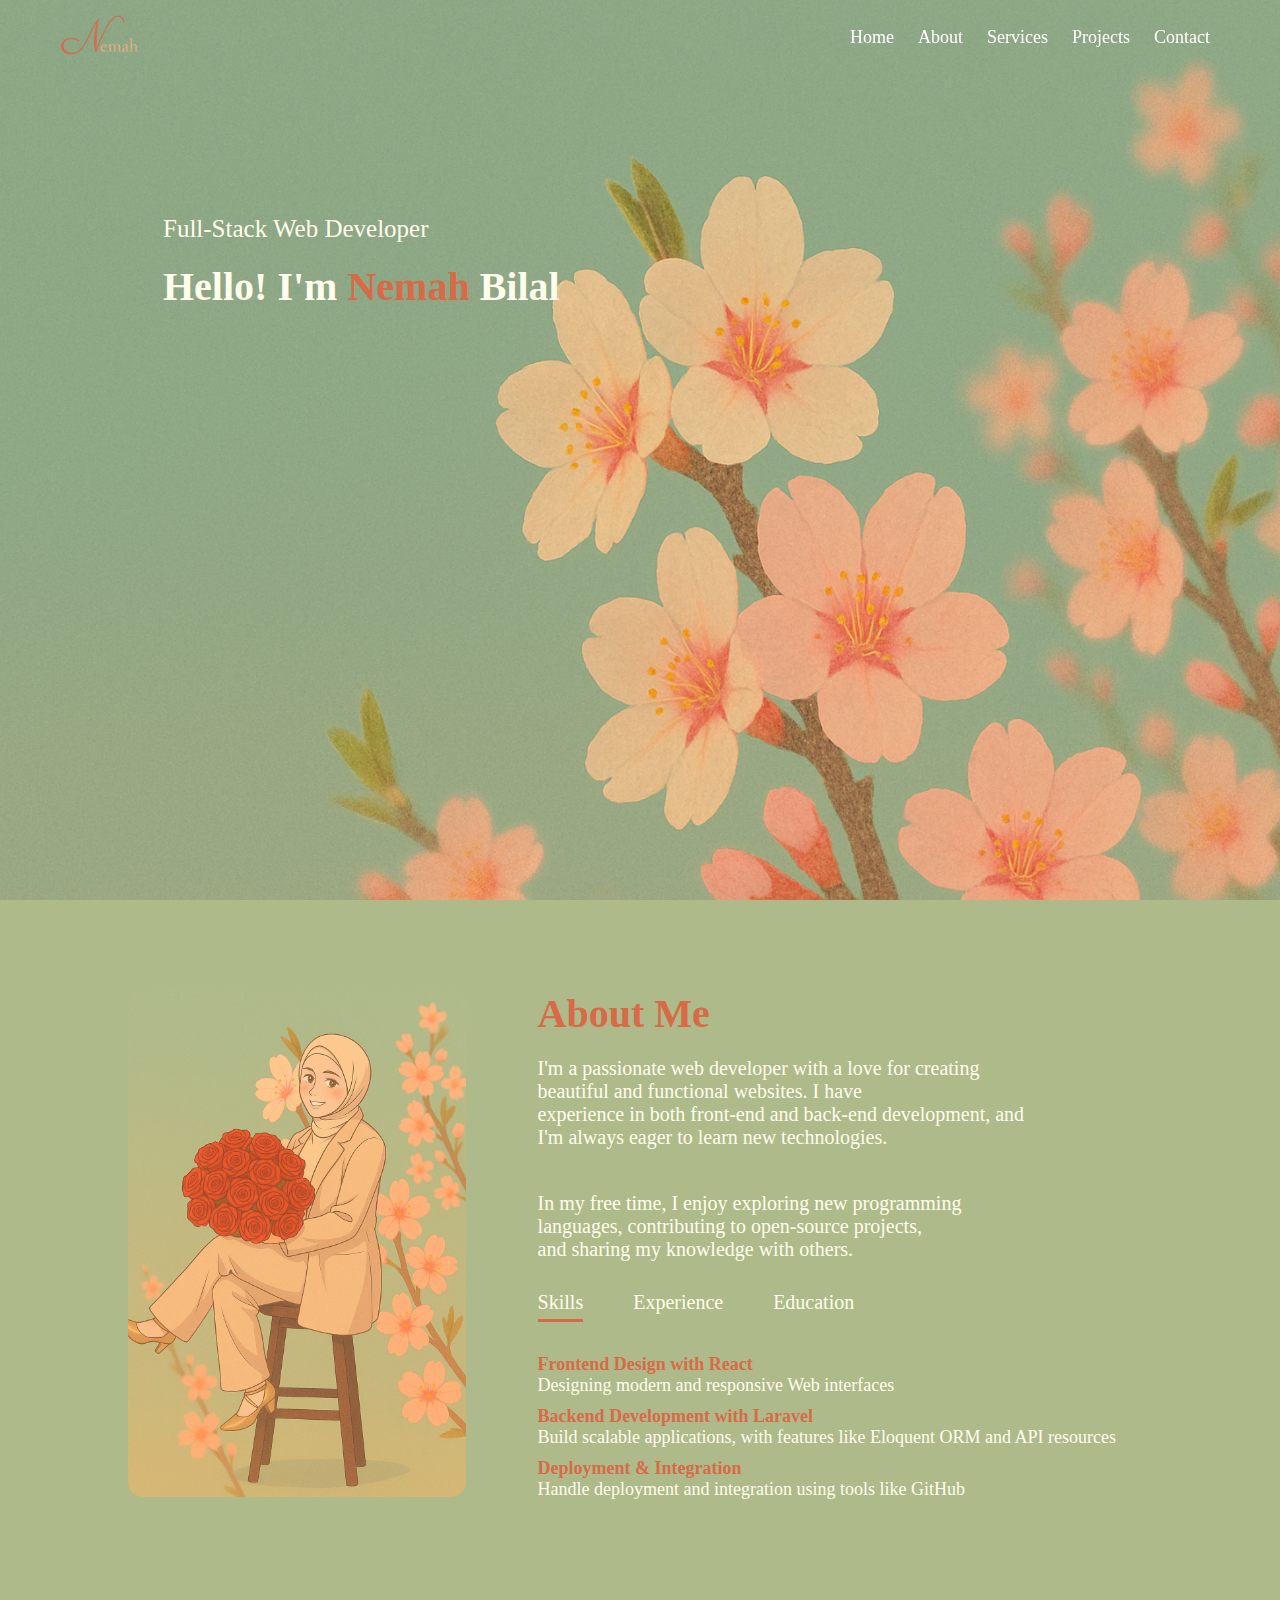
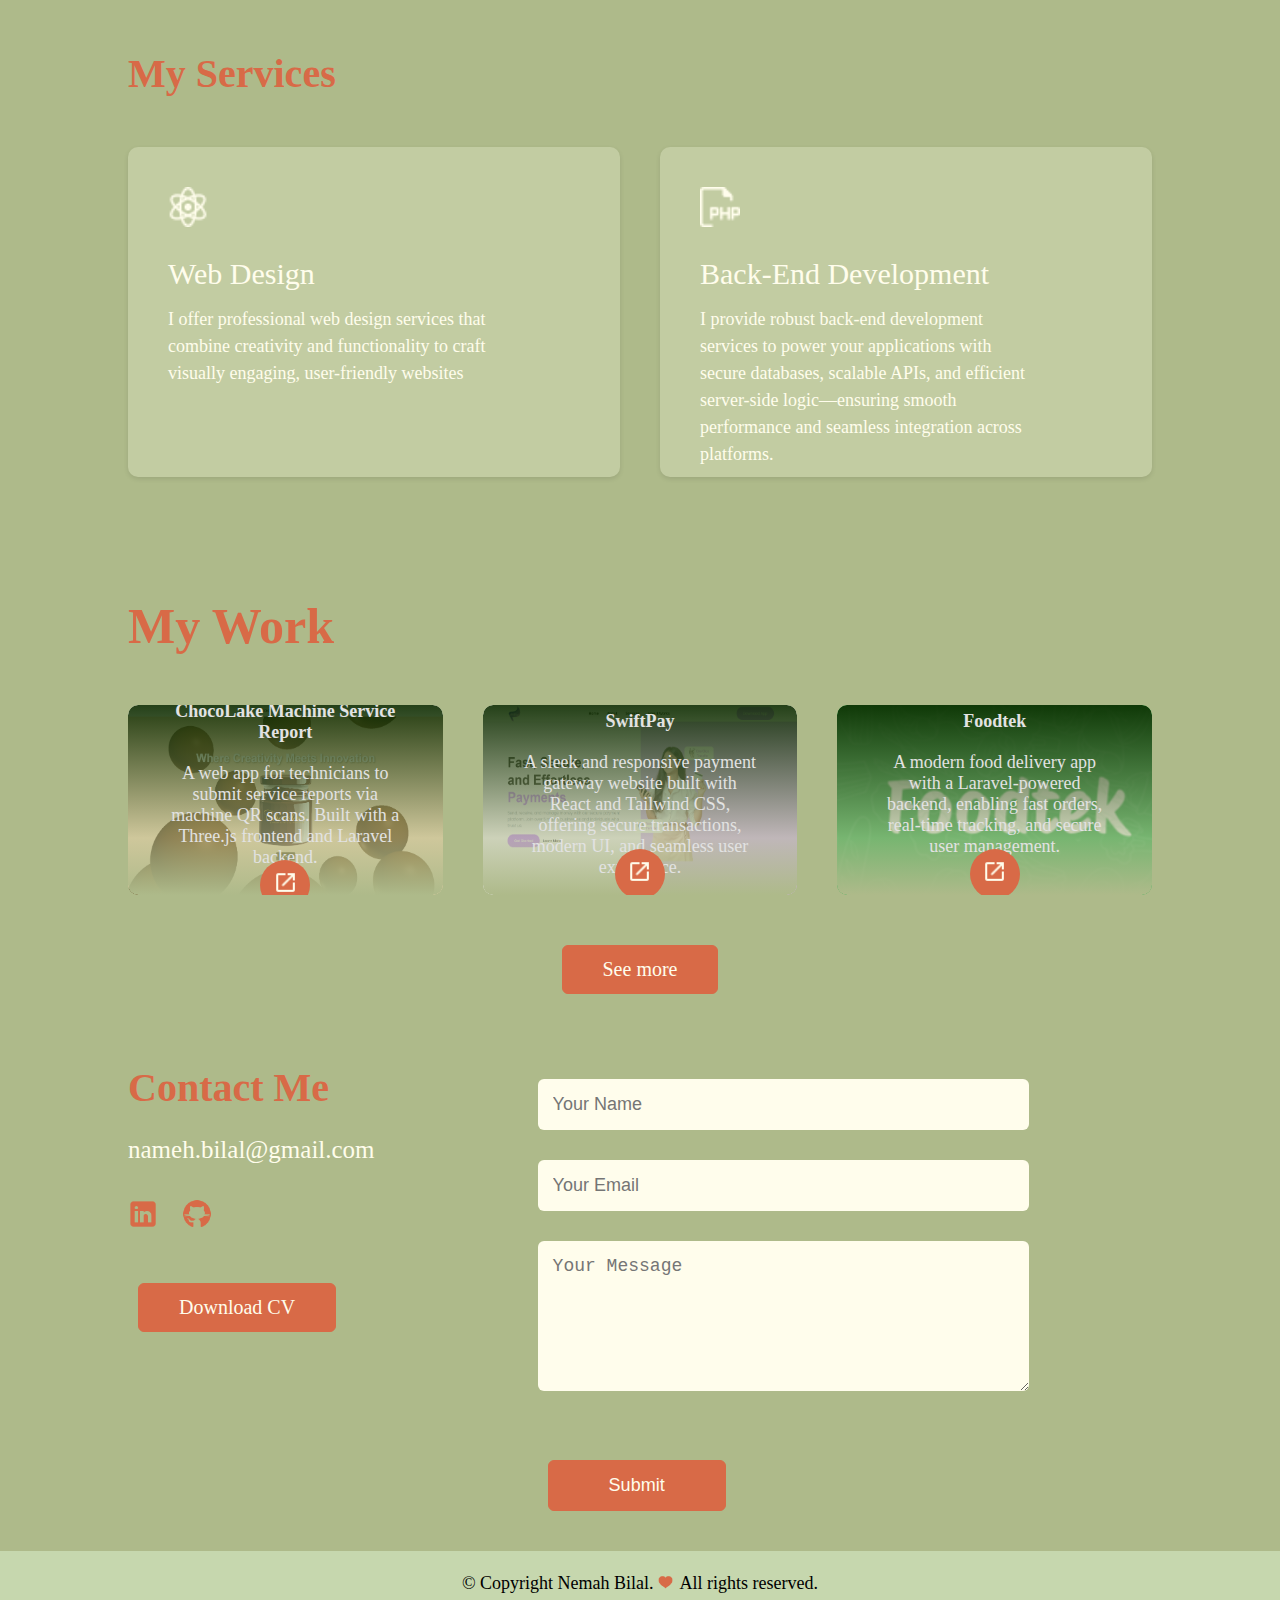
<file: index.html>
<!DOCTYPE html>
<html lang="en">
<head>
    <meta charset="UTF-8">
    <meta name="viewport" content="width=device-width, initial-scale=1.0">
    <link rel="stylesheet" href="./css/style.css">
    <link rel="stylesheet" href="./css/responsive.css">
    

    <title>Nemah Bilal</title>
</head>
<body> 
    <div id="header">
    <div class="container">
        <div class="header-content">
            <nav>
                <a href="#header"><img src="./img/logo.png" alt="Logo" class="logo"></a>
                <ul>
                    <li><a href="#header">Home</a></li>
                    <li><a href="#about">About</a></li>
                    <li><a href="#services">Services</a></li>
                    <li><a href="#projects">Projects</a></li>
                    <li><a href="#contact">Contact</a></li>
                </ul>
            </nav>
        </div>
        <div class="header-text">
            <p>Full-Stack Web Developer</p>
            <h1>Hello! I'm <span>Nemah</span> Bilal</h1>
        </div>
    </div>
</div>
<!------- End of Header Section ----->

<div id="about">
    <div class="container">
        <div class="row">
            <div class="about-col-1">
                <img src="./img/myimg.png" alt="About Me" class="about-img">
            </div>
            <div class="about-col-2">
                <h1 class="sub-title">About Me</h1>
                <p>I'm a passionate web developer with a love for creating beautiful and 
                    functional websites. I have <br>experience in both front-end and back-end 
                    development, and I'm always eager to learn new technologies.</p>
                <p><br>In my free time, I enjoy exploring new programming languages, 
                    contributing to open-source projects, <br>and sharing my knowledge 
                    with others.</p>
                <div class="tab-titles">
                    <div class="tab-links active-link" onclick="opentab('skills')">Skills</div>
                    <div class="tab-links" onclick="opentab('experience')">Experience</div>
                    <div class="tab-links" onclick="opentab('education')">Education</div>
                </div>

                <div class="tab-contents active-tab" id="skills">
                    <ul>
                        <li><span>Frontend Design with React</span><br>Designing modern and 
                            responsive Web interfaces</li>
                        <li><span>Backend Development with Laravel</span><br>Build scalable applications, with features 
                            like Eloquent ORM and API resources</li>
                            <li><span>Deployment & Integration</span><br>Handle deployment and integration using tools like GitHub</li>
                    </ul>
                </div>

                <div class="tab-contents" id="experience">
                    <ul>
                        <li><span>12/2024 - Present</span><br>Intern Full-Stack Web Development at AppTrainers</li>
                        <li><span>03/2024 - 06/2024</span><br>Intern Low-Code Application Development at ConsultTik</li>
                    </ul>
                </div>

                <div class="tab-contents" id="education">
                    <ul>
                        <li><span>09/2020 - 08/2024</span><br>Graduated from Middle East University with a bachelor's in computer science, <br>with a GPA of 3.19</li>
                    </ul>
                </div>
            </div>
        </div>
    </div >
    <div id="services"></div>
</div>
<!------- End of About Section ----->
<div >
    <div class="container">
        <h1 class="sub-title">My Services</h1>
        <div class="services-list">
            <div class="service">
                <img src="./img/atom.png" alt="Web Design" class="service-icon">
                <h2>Web Design</h2>
                <p>I offer professional web design services that combine creativity 
                    and functionality to craft visually engaging, user-friendly websites</p>
                    
            </div>
            <div class="service">
                <img src="./img/files.png" alt="Web Design" class="service-icon">
                <h2>Back-End Development</h2>
                <p>I provide robust back-end development services to power your applications with 
                    secure databases, scalable APIs, and efficient server-side logic—ensuring smooth 
                    performance and seamless integration across platforms.</p>
            </div>
        </div>
    </div>
</div>
<!------- End of Services Section ----->
<div id="projects">
    <div class="container">
        <h1 class="sub-title2">My Work</h1>
        <div class="work-list">
            <div class="work">
                <img src="./img/choco.png" alt="Project 1" class="work-img">
                <div class="layer">
                    <h3>ChocoLake Machine Service Report</h3>
                    <p>A web app for technicians to submit service reports via machine QR scans. 
                        Built with a Three.js frontend and Laravel backend.</p>
                         <a href="https://chocolake-q-rcode.vercel.app/"><img src="./img/link-24.png"class="link"></a>
                </div>
            </div>
            <div class="work">
                <img src="./img/swiftpay.png" alt="Project 3" class="work-img">
                <div class="layer">
                    <h3>SwiftPay</h3>
                    <p>A sleek and responsive payment gateway website built with React and Tailwind CSS, offering secure transactions, 
                        modern UI, and seamless user experience.</p>
                         <a href="https://swift-pay-self.vercel.app/"><img src="./img/link-24.png" class="link"></a>
                </div>
            </div>
            <div class="work">
                <img src="./img/foodtek.png" alt="Project 2" class="work-img">
                <div class="layer">
                    <h3>Foodtek</h3>
                    <p>A modern food delivery app with a Laravel-powered backend, enabling fast orders, real-time tracking, and secure user management.</p>
                         <a href="#"><img src="./img/link-24.png"class="link"></a>
                </div>
            </div>
            
        </div>
        <a href="#" class="btn">See more</a>
</div>
</div>
<!------- End of Projects Section ----->
<div id="contact">
    <div class="container">
        <div class="row">
            <div class="contact-left">
                <h1 class="sub-title">Contact Me</h1>
                <p>nameh.bilal@gmail.com</p>
                <div class="social-icons">
                    <a href="https://www.linkedin.com/in/nameh-bilal/"><img src="./img/linkedin.png" 
                        alt="LinkedIn"class="link-contact"></a>
                    <a href="https://github.com/NemahBilal01"><img src="./img/github.png" 
                        alt="GitHub"class="link-contact"></a>
                </div>
                <a href="./img/Nemah Bilal.pdf" download class="btn btn2">Download CV</a>
            </div>
            <div class="contact-right">
                <form name="submit-to-google-sheet">
                    <input type="text" name="Name" placeholder="Your Name" required>
                    <input type="email" name="Email" placeholder="Your Email" required pattern="^[a-zA-Z0-9._%+-]+@[a-zA-Z0-9.-]+\.[a-zA-Z]{2,}$">
                    <textarea name="Message" rows="6" placeholder="Your Message"></textarea>
                    <button type="submit" class="btn btn2">Submit</button>
                </form>
                <span id="msg"></span>
            </div>
        </div>
    </div>
    <div class="copyright">
        <p>&copy; Copyright Nemah Bilal. <img src="./img/heart.png" class="heart"> All rights reserved.</p>
    </div>
</div>

<!------- End of Contact Section ----->

 <script>
    var tablinks = document.getElementsByClassName('tab-links');
    var tabcontents = document.getElementsByClassName('tab-contents');

    function opentab(tabname) {
        for (tablink of tablinks) {
            tablink.classList.remove('active-link');
        }
        for (tabcontent of tabcontents) {
            tabcontent.classList.remove('active-tab');
        }
        event.currentTarget.classList.add('active-link');
        document.getElementById(tabname).classList.add('active-tab');
    }

    const scriptURL = 'https://script.google.com/macros/s/AKfycbxUF38t4ubXhpze6ZB6D_D8J2gsIB_imLiLLwBI_b7yInONvZ-omtesbWqSrYJGH8iL/exec'
    const form = document.forms['submit-to-google-sheet']
    const msg = document.getElementById("msg")
    form.addEventListener('submit', e => {
      e.preventDefault()
      fetch(scriptURL, { method: 'POST', body: new FormData(form)})
        .then(response => {
            msg.innerHTML = "Message sent successfully!"
            setTimeout(function(){
                msg.innerHTML = ""
            }, 5000)
            form.reset()
        })
        .catch(error => console.error('Error!', error.message))
    })

    window.addEventListener('scroll', function () {
        const header = document.querySelector('.header-content');
        if (window.scrollY > 700) {
            header.classList.add('scrolled');
        } else {
            header.classList.remove('scrolled');
        }
    });
</script>
</body>
</html>
</file>
<file: css/style.css>
*{
    margin: 0;
    padding: 0;
    box-sizing: border-box;
}
#header{
    width: 100%;
    height: 100vh;
    background-image: url('../img/backgound.png');
    background-size: cover;
    background-position: center;
}
html{
    scroll-behavior: smooth;
}
body{
    background-color: #aeba8a;
    margin: 0;
    padding: 0;
}
.container{
   padding: 10px 10%;
}
.header-content {
    position: fixed;
    top: 0;
    left: 0;
    width: 100%;
    z-index: 999;
    padding: 5px 60px 0;
    transition: background-color 0.3s ease, box-shadow 0.3s ease;
}

.header-content.scrolled {
    background-color: #aeba8a; 
    box-shadow: 0 2px 10px rgba(0, 0, 0, 0.1);
}
nav{
    display: flex;
    justify-content: space-between;
    align-items: center;
}

.logo{
    margin: 10px 0;
    width: 80px;
    height: 40px;
}
nav ul li{
    display: inline-block;
    margin: 10px 10px;
    list-style: none;
}
nav ul li a{
    text-decoration: none;
    color: #fff;
    font-size: 18px;
    position: relative;
}
nav ul li a::after{
    content: '';
    width: 0;
    height: 3px;
    background: #d86a47;
    position: absolute;
    left: 0;
    bottom: -6px;
    transition:0.5s;
}
nav ul li a:hover::after{
    width: 100%;
}
.header-text{
    margin-top: 20%;
    margin-left: 35px;
    font-size: 25px;
    color: #FFFDEC;
}
.header-text h1{
    font-size: 2.5rem;
    margin-top: 20px;
}
.header-text h1 span{
    color: #d86a47;
}
/* ---------about section--------- */
#about{
    margin: 80px 0;
    color: #FFFDEC;
    font-size: 30px;
}
.row{
    display: flex;
    justify-content: space-between;
    flex-wrap: nowrap;
}
.about-col-1{
    flex-basis: 33%;
}
.about-col-1 img{
    width: 100%;
    border-radius: 15px;
}
.about-col-2{
    flex-basis: 60%;
}
.sub-title{
    font-size: 2.5rem;
    color: #d86a47;
    font-weight: 600;
}
.about-col-2 p{
    font-size: 20px;
    margin-top: 20px;
    width: 80%;
}
.tab-titles{
    display: flex;
    margin:30px 0 40px;
}
.tab-links{
    margin-right: 50px;
    font-size: 20px;
    font-weight: 500;
    cursor: pointer;
    position: relative;
}
.tab-links::after{
    content: '';
    width: 0;
    height: 3px;
    background: #d86a47;
    position: absolute;
    left: 0;
    bottom: -8px;
    transition:0.5s;
}
.tab-links.active-link::after{
    width: 100%;
}
.tab-contents ul li{
    list-style: none;
    margin: 10px 0;
    font-size: 18px;
}

.tab-contents ul li span{
    color: #d86a47;
    font-size: 18px;
    font-weight: 600;
}

.tab-contents{
    display: none;
}
.tab-contents.active-tab{
    display: block;
}

/* ---------services section--------- */
#services{
    padding: 20px 0;
}
.services-list{
    display: flex;
    justify-content: start;
    align-items: center;
    gap: 40px;
    margin-top: 50px;
}
.service{
    width: 30%;
    height: 330px;
}
.services-list p{
    font-size: 18px;
    color: #FFFDEC;
    margin-top: 10px;
    width: 80%;
    line-height: 1.5;
}
.services-list h2{
    font-size: 30px;
    color: #FFFDEC;
    margin-bottom: 15px;
    font-weight: 500;
}
.service-icon{
    width: 40px;
    height: 40px;
    display: flex;
    justify-content: center;
    align-items: center;
    margin-bottom: 30px;
}
.services-list div{
    background: #c2cca2;
    padding: 40px;
    font-weight: 300;
    font-size: 13px;
    border-radius: 10px;
    box-shadow: 0 2px 5px rgba(0, 0, 0, 0.1);
    transition: background-color 0.5s, transform 0.5s;
    width: 800px;
}
.services-list div:hover{
    background-color: #d86a47;
    transform: translateY(-10px);
}
/* ---------projects section--------- */
.sub-title2{
    font-size: 50px;
    color: #d86a47;
    font-weight: 600;
    margin-top: 100px;
}
.work-list{
    display: grid;
    grid-template-columns: repeat(auto-fit, minmax(250px, 1fr));
    grid-gap: 40px;
    margin-top: 50px;
    font-size: 25px;
}
.work{
    border-radius: 10px;
    overflow: hidden;
    position: relative;
}
.work-img{
    width: 100%;
    height: 100%;
    border-radius: 10px;
    display: block;
    transition: transform 0.5s;
}
.layer{
    width: 100%;
    height: 100%;
    background: linear-gradient(0deg,rgba(174, 186, 138, 1) 0%, rgba(174, 186, 138, 0.6) 30%, rgba(13, 44, 0, 0.9) 100%);
    border-radius: 10px;
    color: #e2e2e2;
    position: absolute;
    left: 0;
    bottom: 0;
    overflow: hidden;
    display: flex;
    justify-content: center;
    align-items: center;
    flex-direction: column;
    padding: 0 40px;
    text-align: center;
    transition: height 0.5s;
}
.layer h3{
    font-weight: 900;
    padding-top: 10px;
    padding-bottom: 20px;
    font-size: 18px;
}
.layer a{
    margin-top:30px;
    color: #FFFDEC;
    text-decoration: none;
    font-size: 12px;
    line-height: 60px;
    background-color: #D86A47;
    width: 50px;
    height: 50px;
    border-radius: 50%;
    text-align: center;
}
.work:hover img{
    transform: scale(1.1);
}
.link{
    width: 50%;
    height: 50%;
    margin-top: 10px;
    margin-right: 5px;
    margin-left: 5px;
}
.work:hover .layer{
    height: 100%;
}
.layer p{
    font-size: 18px;
    height: 30%;
    padding-top: 0px;
    margin-bottom: 10px;
}
.btn{
    display: block;
    margin: 50px auto;
    width: fit-content;
    border: 1px solid #d86a47;
    padding: 12px 40px;
    border-radius: 6px;
    text-decoration: none;
    color: #FFFDEC;
    font-weight: 400;
    font-size: 20px;
    background: #d86a47;
    transition: background-color 0.3s ease;
}

.btn:hover{
    background: #e3866ae8;
}
/* ---------contact section--------- */
.contact-left{
    flex-basis: 35%;
}
.contact-right{
    flex-basis: 60%;
}
.contact-left p{
    font-size: 25px;
    color: #FFFDEC;
    margin-top: 20px;
    width: 70%;
    line-height: 1.5;
}
.link-contact{
    margin-right: 15px;
    font-size: 25px;
}
.social-icons{
    margin-top: 30px;
}
.social-icons img{
    width: 30px;
    height: 30px;
    text-decoration: none;
    color: #FFFDEC;
    font-size: 30px;
    margin-right: 20px;
    transition: transform 0.5s;
}
.social-icons a:hover{
    color: #d86a47;
    transform: translateY(-5px);
}

.btn.btn2{
    margin: 50px 10px;
    display: inline-block;
    background: #d86a47;
}
.btn2:hover{
    background: #e3866ae8;
}
.contact-right form{
    width: 100%;
}
form input, form textarea{
    width: 80%;
    border: 0;
    outline: none;
    background: #FFFDEC;
    padding: 15px;
    margin: 15px 0;
    font-size: 18px;
    color: #d86a47;
    border-radius: 6px;
}
form .btn2{
    padding: 14px 60px;
    font-size: 18px;
    margin-top: 20px;
    cursor: pointer;
}
.copyright{
    width: 100%;
    text-align: center;
    padding: 20px 0;
    background: #c6d7ae;
    font-weight: 300;
    font-size: 18px;
    margin-top: 20px;
}
.heart{
    width: 18px;
    height: 18px;
    padding: 3px 3px 0 0;
    
}
#msg{
    color: #d86a47;
    margin-top: -40px;
    display: block;
    font-size: 20px;
    font-weight: 600;
}
</file>
<file: css/responsive.css>
/* For iPads and Tablets (481px to 1200px) */
@media (min-width: 481px) and (max-width: 1200px) {
    #header{
        width: 100%;
    }
    .header-content {
        padding: 20px 50px 0;
    }
    .logo{
        width: 90px;
        height: 50px;
    }
    nav ul li a{
        font-size: 20px;
    }
    .header-text {
        margin-top: 70%;
        margin-left: 20px;
    }
    .header-text h1 {
        font-size: 3rem;
    }
    .header-text p {
        font-size: 2rem;
    }
    .about-col-1, .about-col-2 {
        flex-basis: 48%;
    }
    .services-list {
        flex-wrap: wrap;
    }
    .service {
        width: 45%;
    }
    .work-list {
        grid-template-columns: repeat(auto-fit, minmax(250px, 1fr));
    }
    .contact-left, .contact-right {
        flex-basis: 48%;
    }
    .work{
        height: 220px;
    }
    .layer{
        padding: 10px 30px;
    }
    .layer a{
        height: 0px;
        width: 0px;
    }
}
/* For Mobile Devices (320px to 480px) */
@media (max-width: 480px) {
    #header{
        width: 100%;
    }
    .header-content {
        padding: 0px;
    }
    .logo{
        width: 60px;
        height: auto;
    }
    nav{
        display: flex;
        justify-content: space-evenly;
        align-items: center;
        flex-wrap: nowrap;
    }
    nav ul{
        display: flex;
        justify-content: space-between;
        align-items: center;
        flex-wrap: nowrap;
        margin-top: 10px;
        
    }
    nav ul li a{
        font-size: 12px;
    }

    .header-text {
        margin-top: 130%;
        margin-left: 10px;
    }
    .header-text h1 {
        font-size: 30px;
    }
    .header-text p {
        font-size: 20px;
    }
    .row{
        flex-direction: column;
        align-items: center;
    }
    .about-col-1 {
        margin-bottom: 20px;
        width: 80%;
    }
    .about-col-2{
        display: flex;
        flex-direction: column;
        justify-content: center;
        align-items: center;
    }
    .about-col-2 p{
        font-size: 18px;
        width: 100%;
    }
    .tab-titles{
        display: flex;
        justify-content: space-between;
        align-items: center;
        flex-wrap: nowrap;
        width: 100%;
    }
    .tab-links{
        margin: 0;
    }
    .services-list {
        flex-wrap: wrap;
    }
    .service {
        height:auto;
        width: 100%;
    }
    .service-icon{
        width: 30px;
        height: 30px;
    }
    .work-list{
        display: flex;
        flex-direction: column;
        justify-content: space-between;
        align-items: center;
        width: 100%;
    }
    .layer{
        display: flex;
        justify-content: start;
        align-items: flex-start;
        padding: 10px 10px;
        text-align: start;
    }
    .layer h3{
        font-size: 15px;
        margin: 0px 0;
    }
    .layer p{
        font-size: 15px;
        margin: 0px 0;
        width: 90%;
    }   
    .link{
        display: flex;
        justify-content: center;
        height: auto;
        width: 20px;
    }
    .copyright{
        font-size: 12px;
    }
}
</file>
